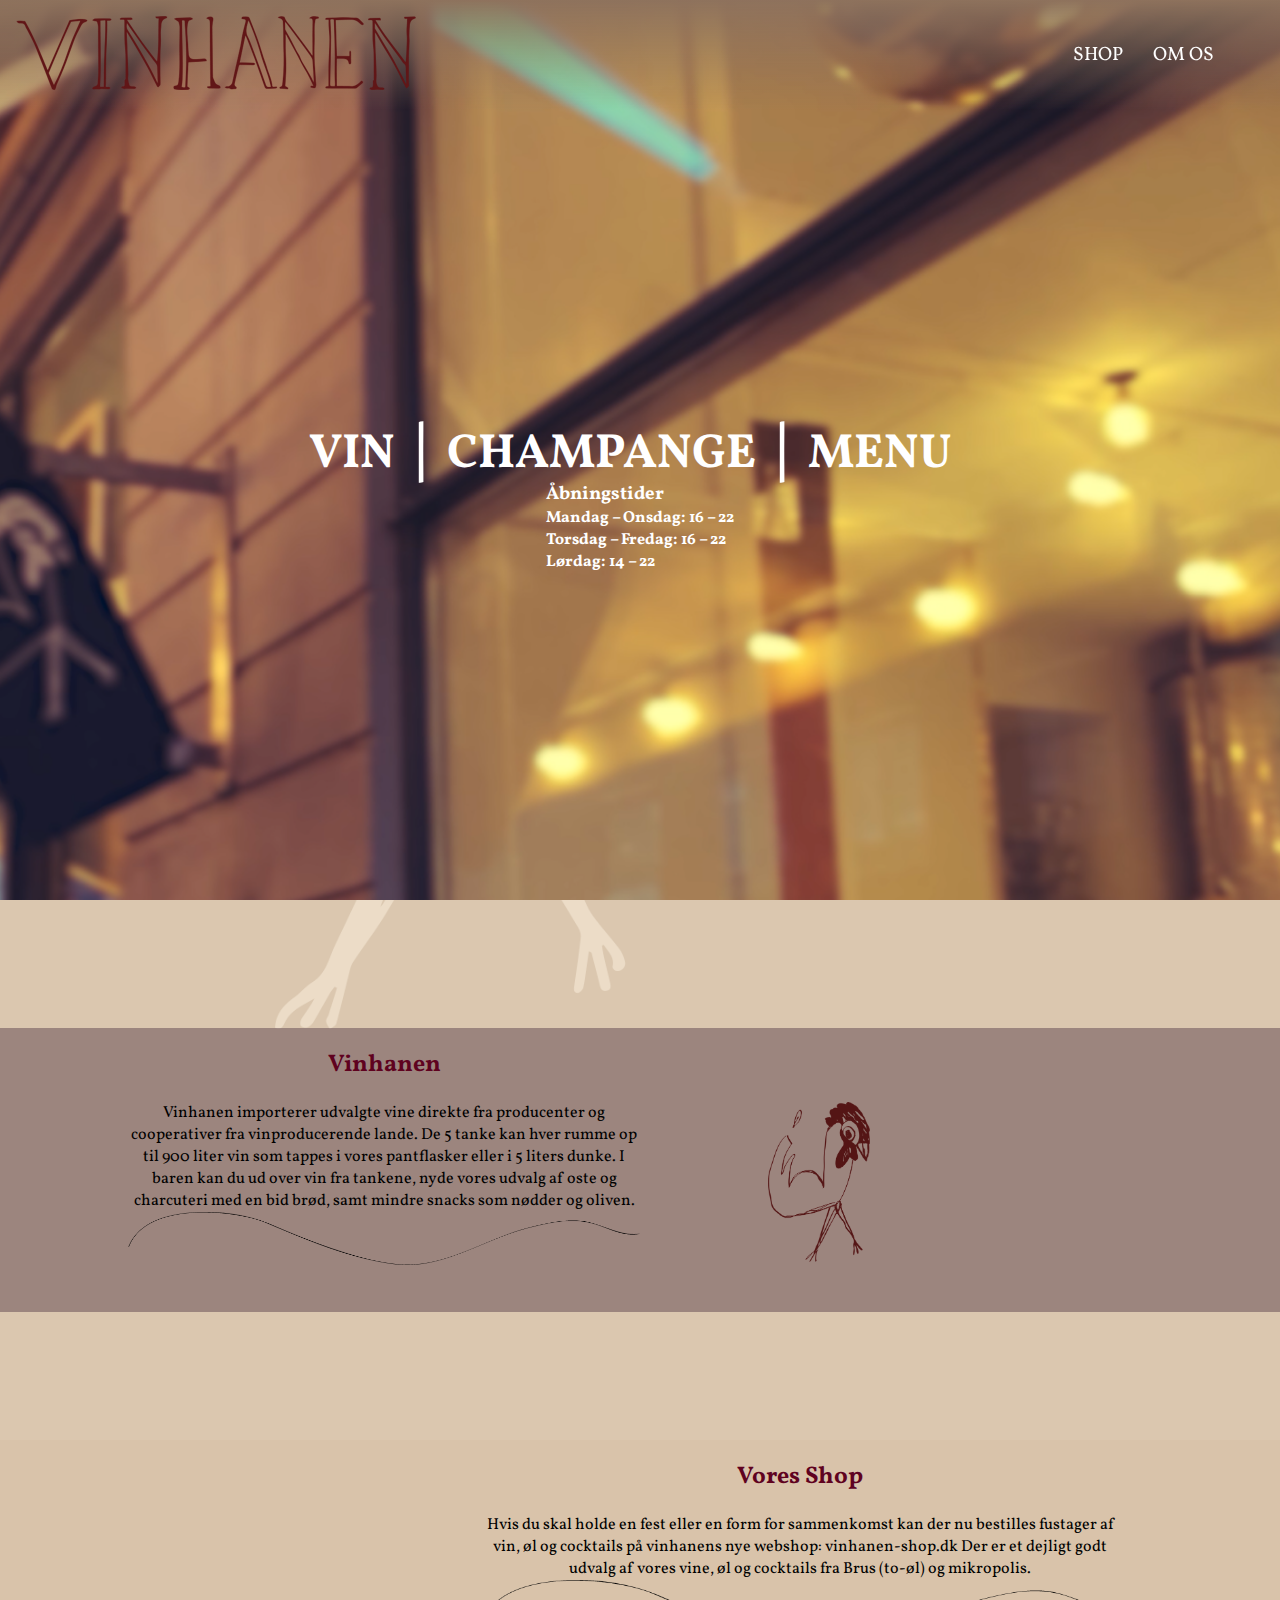
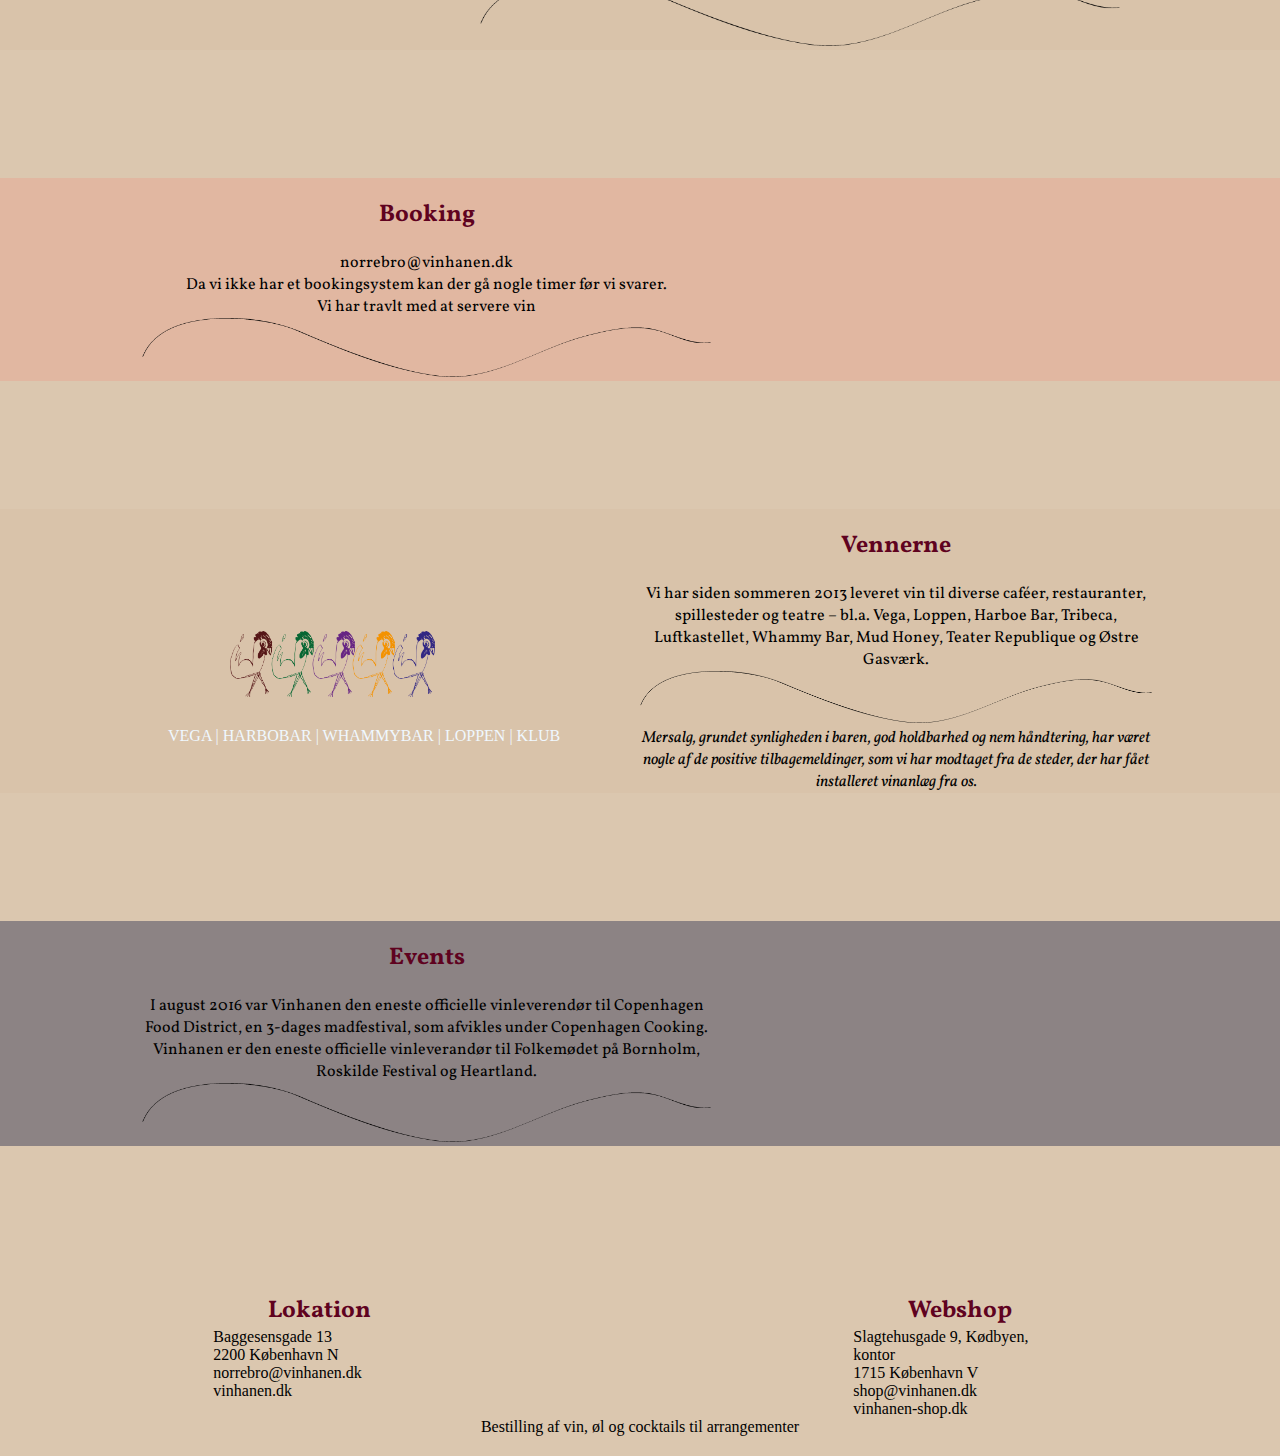
<file: index.html>
<!DOCTYPE html>
<html lang="en">
  <head>
    <meta charset="UTF-8" />
    <meta http-equiv="X-UA-Compatible" content="IE=edge" />
    <meta name="viewport" content="width=device-width, initial-scale=1.0" />
    <meta name="robots" content="noindex" />
    <link
      href="https://fonts.googleapis.com/css2?family=Vollkorn&display=swap"
      rel="stylesheet"
    />
    <link
      href="https://fonts.googleapis.com/css2?family=Open+Sans:wght@300&family=Vollkorn&display=swap"
      rel="stylesheet"
    />
    <link rel="stylesheet" href="styles/mutual_styles.css" />
    <link rel="stylesheet" href="styles/home.css" />
    <title>Hjem</title>
  </head>
  <header>
    <div class="logo">
      <a href="/index.html">
        <img src="vinhanen_vsb.png" alt="logo" />
      </a>
    </div>
     <button class="toggle-btn">Menu</button>
    <nav>
      <ul class="links">
        <li><a class="headline" href="vin.html">VIN</a></li>
        <li><a class="headline" href="champagne.html">CHAMPANGE</a></li>
        <li><a class="headline" href="menu.html">MENU</a></li>
        <li><a href="shop.html">SHOP</a></li>
        <li><a href="historie.html">OM OS</a></li>
      </ul>
    </nav>
  </header>
  <body>
    <main>
      <section id="first_section">
        <div id="textdiv">
          <video id="videoBG" poster="bilder/poster.PNG" autoplay muted loop>
            <source
              src="http://louisetraberg.dk/kea/05_content/02_redesign/splash4.mp4?fbclid=IwAR1a78BR0KYxrYD4K0T-dprU54ugQZYdqbuJdHLkiaw12Pb7X9-MsHiT32o"
              type="video/mp4">
          </video>
          <div id="overskrifter">
            <h1><a href="vin.html">VIN</a>|</h1>
            <h1><a href="champagne.html">CHAMPANGE</a>|</h1>
            <h1><a href="menu.html">MENU</a></h1>
          </div>
          <div id="åbningstider">
            <h3>Åbningstider</h3>
            <h4>Mandag – Onsdag: 16 – 22</h4>
            <h4>Torsdag – Fredag: 16 – 22</h4>
            <h4>Lørdag: 14 – 22</h4>
          </div>
        </div>
      </section>

      <section id="second_section">
        <div class="section_wrapper">
          <h2>Vinhanen</h2>
          <div class="div1">
            <p>
              Vinhanen importerer udvalgte vine direkte fra producenter og
              cooperativer fra vinproducerende lande. De 5 tanke kan hver rumme
              op til 900 liter vin som tappes i vores pantflasker eller i 5
              liters dunke. I baren kan du ud over vin fra tankene, nyde vores
              udvalg af oste og charcuteri med en bid brød, samt mindre snacks
              som nødder og oliven.
            </p>
            <img id="streg" src="Artboard 12.png" alt="stregdesign" />
          </div>
          <img id="logo1" src="Artboard 13.png" alt="logo" />
        </div>
      </section>

      <section id="third_section">
        <div class="section_wrapper">
          <h2>Vores Shop</h2>
          <div class="div2">
            <p>
              Hvis du skal holde en fest eller en form for sammenkomst kan der
              nu bestilles fustager af vin, øl og cocktails på vinhanens nye
              webshop: vinhanen-shop.dk Der er et dejligt godt udvalg af vores
              vine, øl og cocktails fra Brus (to-øl) og mikropolis.
            </p>
            <img id="streg" src="Artboard 12.png" alt="stregdesign" />
          </div>
        </div>
      </section>

      <section id="fourth_section">
        <div class="section_wrapper">
          <h2>Booking</h2>
          <div class="div3">
            <p>
              norrebro@vinhanen.dk
<br />
Da vi ikke har et bookingsystem kan der gå nogle timer før vi svarer. 
<br />
Vi har travlt med at servere vin
            </p>
            <img id="streg" src="Artboard 12.png" alt="stregdesign" />
            </div>
      </section>

      <section id="fifth_section">
        <div class="section_wrapper">
          <h2>Vennerne</h2>
          <div class="div4">
            <p>
             Vi har siden sommeren 2013 leveret vin til diverse caféer, restauranter, spillesteder og teatre – bl.a. Vega, Loppen, Harboe Bar, Tribeca, Luftkastellet, Whammy Bar, Mud Honey, Teater Republique og Østre Gasværk. 
            </p>
            <img id="streg" src="Artboard 12.png" alt="stregdesign" />
            <p id="italic">Mersalg, grundet synligheden i baren, god holdbarhed og nem håndtering, har været nogle af de positive tilbagemeldinger, som vi har modtaget fra de steder, der har fået installeret vinanlæg fra os.</p>
          </div>
          <div class="vennerlinks">
            <img id="friends" src="Artboard 2.png" alt="vennerne" />
            <ul>
            <a href="https://www.vega.dk/">VEGA |</a>
            <a href="https://www.facebook.com/Harbobar/">HARBOBAR |</a>
            <a href="http://www.whammybar.dk/">WHAMMYBAR |</a>
            <a href="https://loppen.dk/">LOPPEN |</a>
            <a href="https://klub.io/">KLUB</a>
          </ul>
        </div>
        </div>
      </section>

      <section id="sixth_section">
        <div class="section_wrapper">
          <h2>Events</h2>
          <div class="div5">
            <p>
             I august 2016 var Vinhanen den eneste officielle vinleverendør til Copenhagen Food District, en 3-dages madfestival, som afvikles under Copenhagen Cooking. 
             <br />
             Vinhanen er den eneste officielle vinleverandør til Folkemødet på Bornholm, Roskilde Festival og Heartland. 
            </p>
            <img id="streg" src="Artboard 12.png" alt="stregdesign" />
          </div>
        </div>
      </section>
    </main>

    <footer>
      <section class="footer_shop">
        <h2>Lokation</h2>
        Baggesensgade 13
        <br />
        2200 København N
        <br />
        norrebro@vinhanen.dk
        <!--Indsæt link -->
        <br />
        vinhanen.dk
        <!--Indsæt link -->
      </section>

      <section class="footer_web">
        <h2>Webshop</h2>
        Slagtehusgade 9, Kødbyen, kontor
        <br />
        1715 København V
        <br />
        shop@vinhanen.dk
        <!--Indsæt link -->
        <br />
        vinhanen-shop.dk
        <!--Indsæt link -->
      </section>

      <section class="footer_bestilling">
        Bestilling af vin, øl og cocktails til arrangementer
        <!--Indsæt link -->
      </section>
    </footer>
    <script src="index.js"></script>
  </body>
</html>
</file>
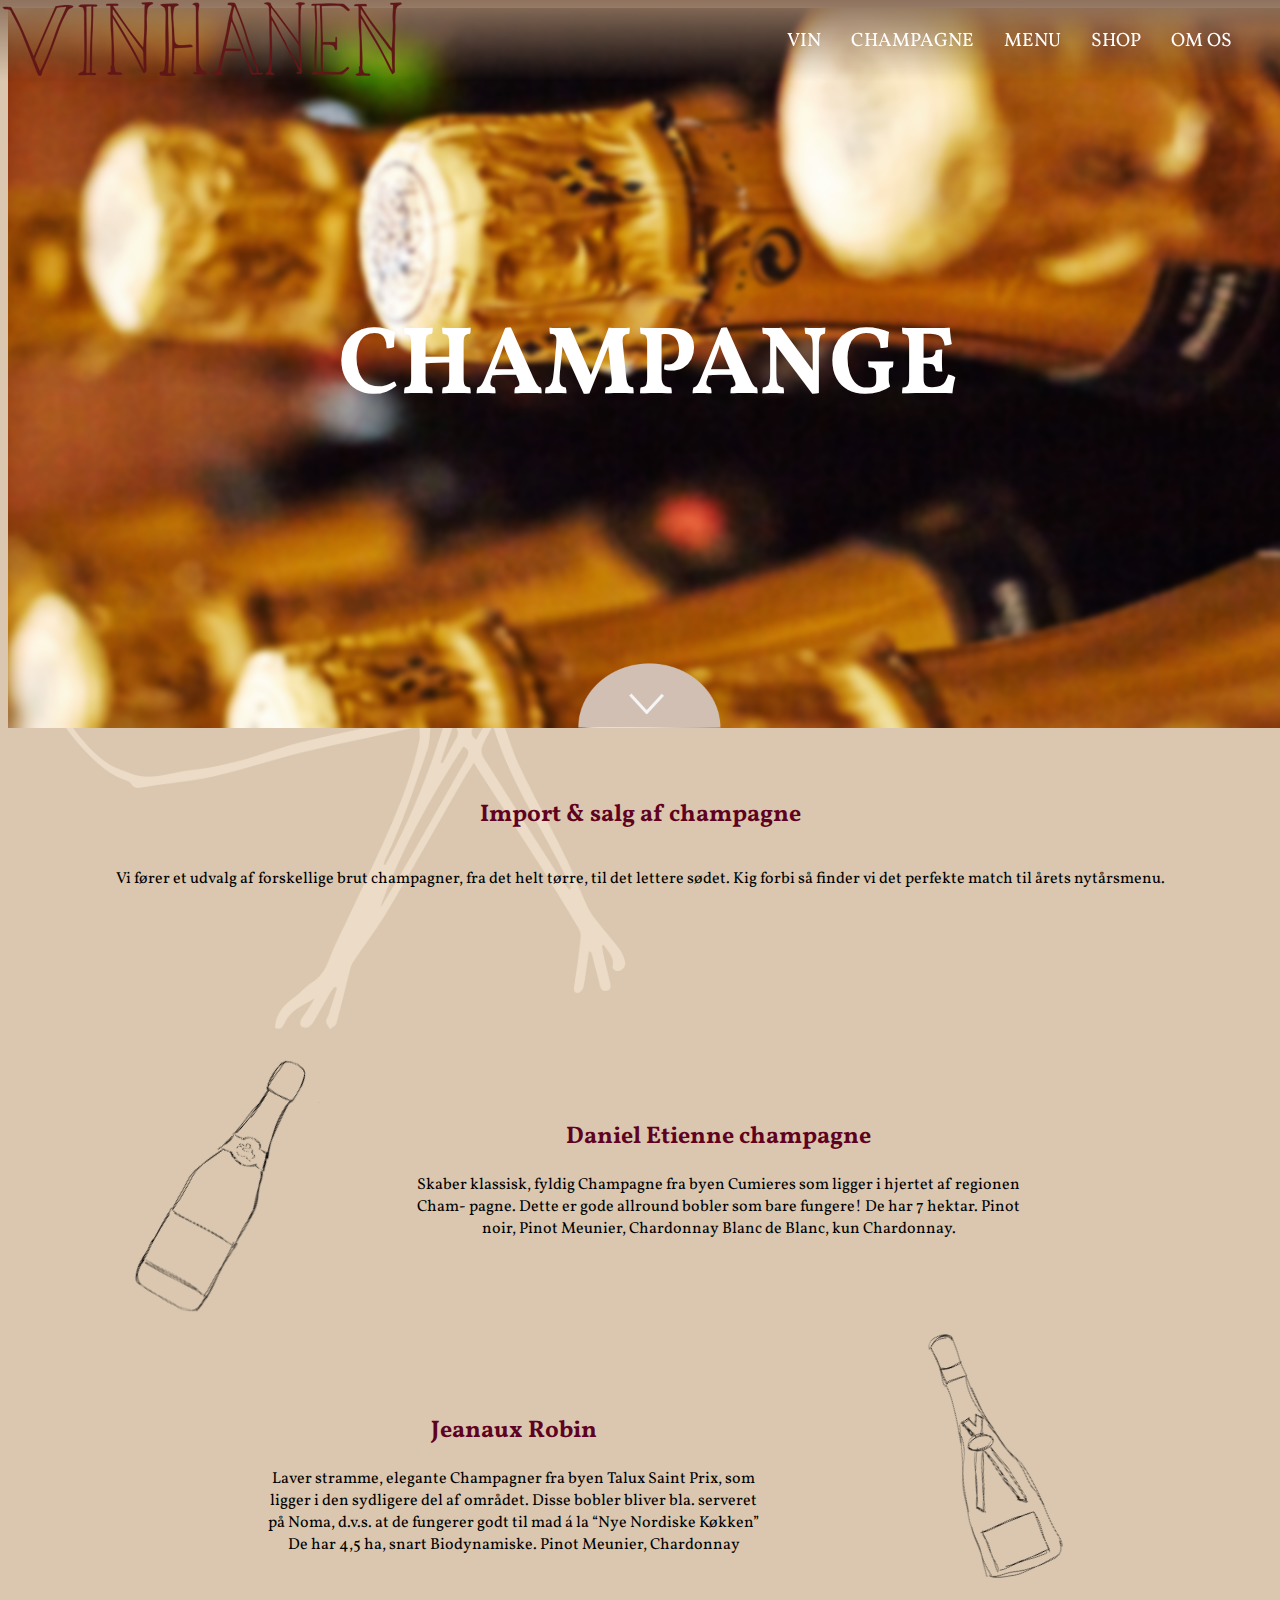
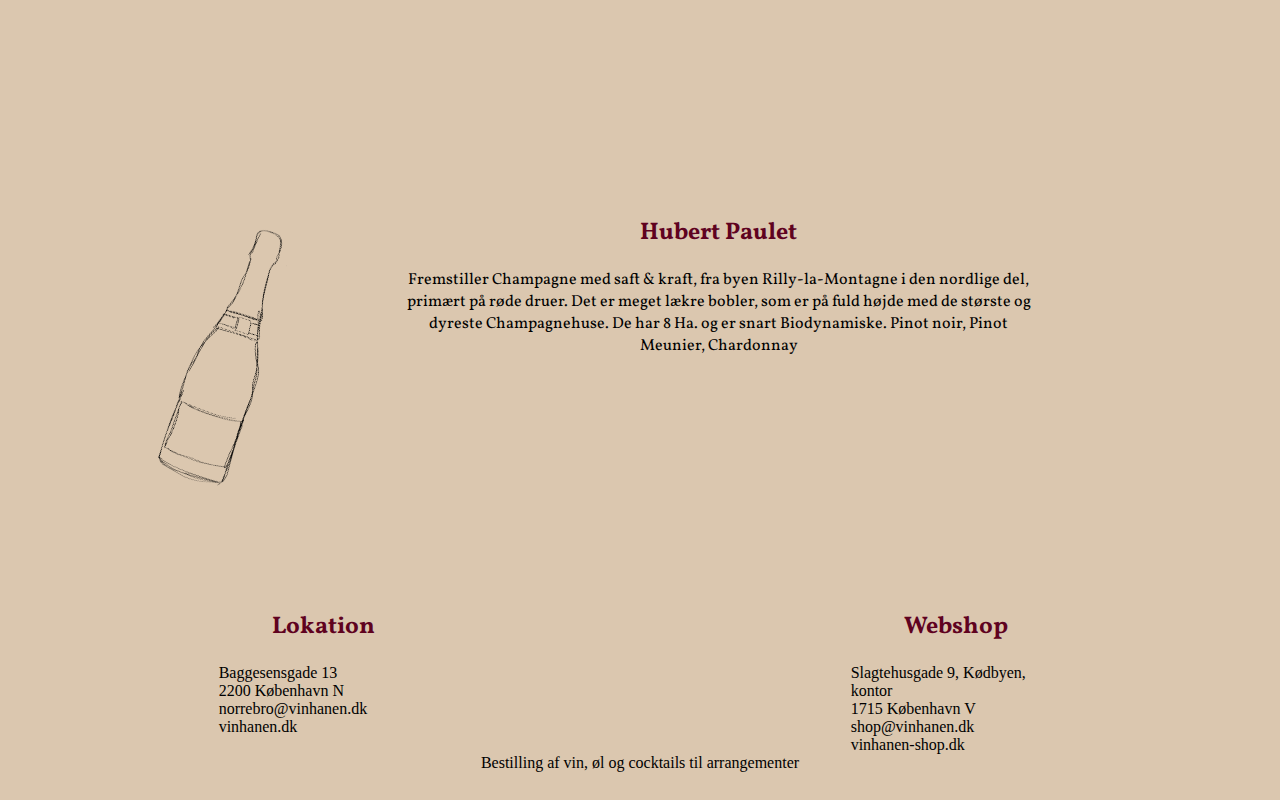
<file: champagne.html>
<!DOCTYPE html>
<html lang="en">
  <head>
    <meta charset="UTF-8" />
    <meta http-equiv="X-UA-Compatible" content="IE=edge" />
    <meta name="viewport" content="width=device-width, initial-scale=1.0" />
    <title>Champagne</title>
    <link rel="stylesheet" href="styles/mutual_styles.css" />
    <link rel="stylesheet" href="styles/champagne.css" />
    <link rel="preconnect" href="https://fonts.googleapis.com" />
    <link rel="preconnect" href="https://fonts.gstatic.com" crossorigin />
    <link
      href="https://fonts.googleapis.com/css2?family=Vollkorn&display=swap"
      rel="stylesheet"
    />
  </head>
  <body>
    <header class="banner">
      <div class="logo">
        <a href="/index.html">
          <img src="vinhanen_vsb.png" alt="logo" />
        </a>
      </div>
      <button class="toggle-btn">Menu</button>
      <nav>
        <ul class="links">
          <li><a href="vin.html">VIN</a></li>
          <li><a href="champagne.html">CHAMPAGNE</a></li>
          <li><a href="menu.html">MENU</a></li>
          <li><a href="shop.html">SHOP</a></li>
          <li><a href="historie.html">OM OS</a></li>
        </ul>
      </nav>
    </header>
    <main>
      <section id="section_one">
        <div class="section_wrapper">
          <h1>CHAMPANGE</h1>
          <img src="bilder/champagne_ny.png" alt="splash_champange" />
        </div>
      </section>

      <section id="section_two">
        <div class="section_wrapper">
          <div class="overskrift">
            <h2>Import & salg af champagne</h2>
          </div>
          <div class="tekst">
            <p>
              Vi fører et udvalg af forskellige brut champagner, fra det helt
              tørre, til det lettere sødet. Kig forbi så finder vi det perfekte
              match til årets nytårsmenu.
            </p>
          </div>
        </div>
      </section>

      <section id="section_three">
        <div class="section_wrapper">
          <div class="billede">
            <img
              id="daniel"
              src="bilder/Daniel Etienne champagne.png"
              alt="Champagne"
            />
          </div>
          <div class="tekst">
            <h2>Daniel Etienne champagne</h2>
            <p>
              Skaber klassisk, fyldig Champagne fra byen Cumieres som ligger i
              hjertet af regionen Cham- pagne. Dette er gode allround bobler som
              bare fungere! De har 7 hektar. Pinot noir, Pinot Meunier,
              Chardonnay Blanc de Blanc, kun Chardonnay.
            </p>
          </div>
        </div>
      </section>

      <section id="section_four">
        <div class="section_wrapper">
          <div class="billede">
            <img id="robin" src="bilder/Jeanaux Robin.png" alt="Champagne" />
          </div>
          <div class="tekst">
            <h2>Jeanaux Robin</h2>
            <p>
              Laver stramme, elegante Champagner fra byen Talux Saint Prix, som
              ligger i den sydligere del af området. Disse bobler bliver bla.
              serveret på Noma, d.v.s. at de fungerer godt til mad á la “Nye
              Nordiske Køkken” De har 4,5 ha, snart Biodynamiske. Pinot Meunier,
              Chardonnay
            </p>
          </div>
        </div>
      </section>

      <section id="section_five">
        <div class="section_wrapper">
          <div class="billede">
            <img id="hubert" src="bilder/hubert paulet.png" alt="Champagne" />
          </div>
          <div class="tekst">
            <h2>Hubert Paulet</h2>
            <p>
              Fremstiller Champagne med saft & kraft, fra byen Rilly-la-Montagne
              i den nordlige del, primært på røde druer. Det er meget lækre
              bobler, som er på fuld højde med de største og dyreste
              Champagnehuse. De har 8 Ha. og er snart Biodynamiske. Pinot noir,
              Pinot Meunier, Chardonnay
            </p>
          </div>
        </div>
      </section>
    </main>
    <footer>
      <section class="footer_shop">
        <h2>Lokation</h2>
        Baggesensgade 13
        <br />
        2200 København N
        <br />
        norrebro@vinhanen.dk
        <!--Indsæt link -->
        <br />
        vinhanen.dk
        <!--Indsæt link -->
      </section>

      <section class="footer_web">
        <h2>Webshop</h2>
        Slagtehusgade 9, Kødbyen, kontor
        <br />
        1715 København V
        <br />
        shop@vinhanen.dk
        <!--Indsæt link -->
        <br />
        vinhanen-shop.dk
        <!--Indsæt link -->
      </section>

      <section class="footer_bestilling">
        Bestilling af vin, øl og cocktails til arrangementer
        <!--Indsæt link -->
      </section>
    </footer>
    <script src="index.js"></script>
  </body>
</html>
</file>
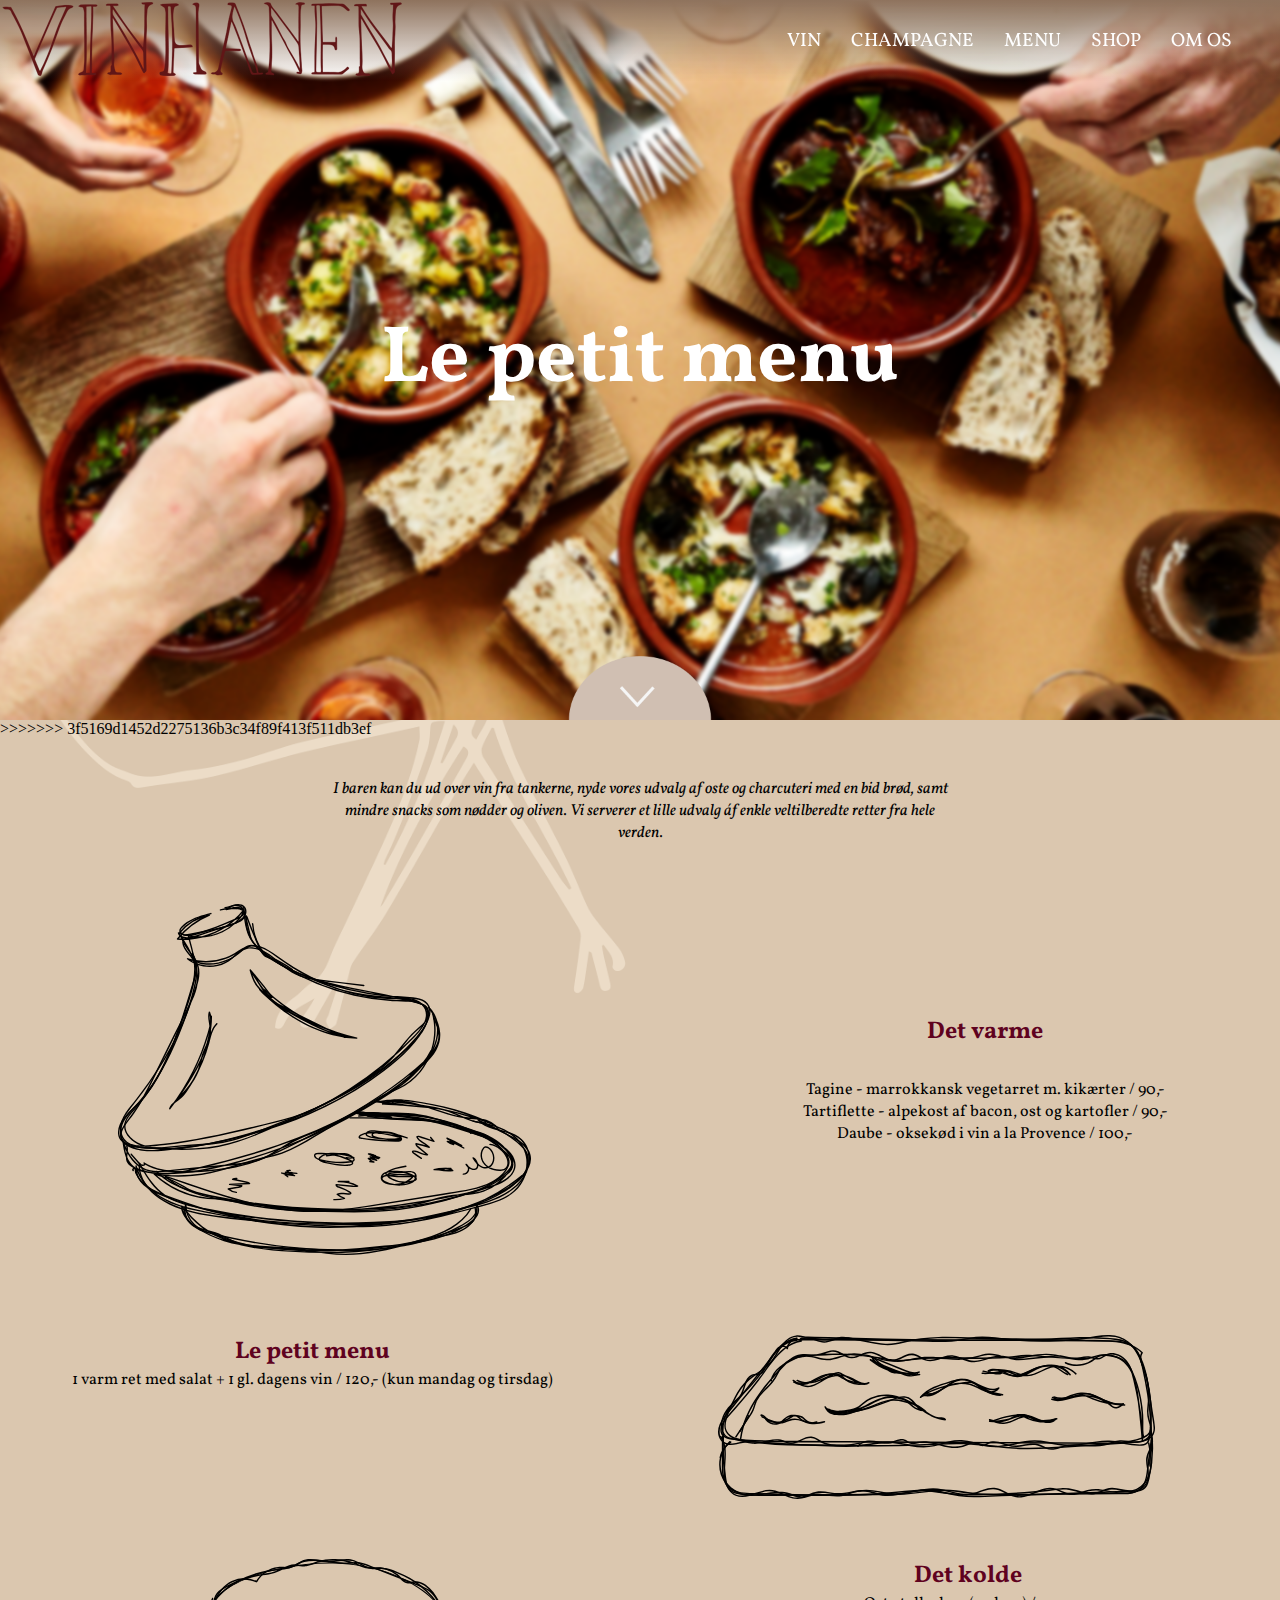
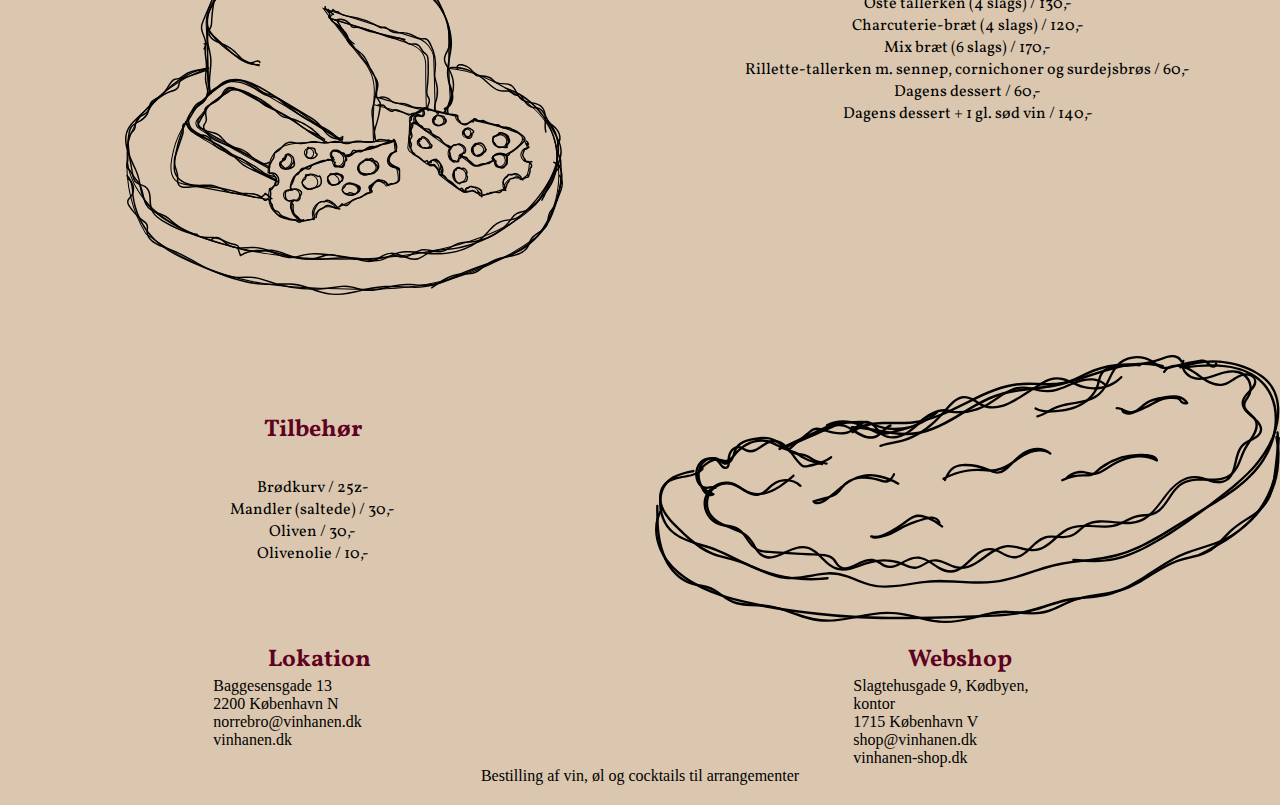
<file: menu.html>
<!DOCTYPE html>
<html lang="en">
  <head>
    <meta charset="UTF-8" />
    <meta http-equiv="X-UA-Compatible" content="IE=edge" />
    <meta name="robots" content="noindex" />
    <meta name="viewport" content="width=<device-width>, initial-scale=1.0" />
    <link rel="stylesheet" href="styles/mutual_styles.css" />
    <link rel="stylesheet" href="styles/menu.css" />
    <link
      href="https://fonts.googleapis.com/css2?family=Open+Sans+Condensed:ital,wght@0,300;1,300&display=swap"
      rel="stylesheet"
    />
    <link
      href="https://fonts.googleapis.com/css2?family=Open+Sans:wght@300&family=Vollkorn&display=swap"
      rel="stylesheet"
    />
    <title>Menu</title>
  </head>
  <body>
    <header class="banner">
      <div class="logo">
        <a href="/index.html">
          <img src="vinhanen_vsb.png" alt="logo" />
        </a>
      </div>
      <button class="toggle-btn">Menu</button>
      <nav>
        <ul class="links">
          <li><a href="vin.html">VIN</a></li>
          <li><a href="champagne.html">CHAMPAGNE</a></li>
          <li><a href="menu.html">MENU</a></li>
          <li><a href="shop.html">SHOP</a></li>
          <li><a href="historie.html">OM OS</a></li>
        </ul>
      </nav>
    </header>
    <main>
      <section id="section_one">
        <div class="section_wrapper">
          <h1>Le petit menu</h1>
          <img src="bilder/menu_ny.png" alt="menu" />
          >>>>>>> 3f5169d1452d2275136b3c34f89f413f511db3ef
        </div>
      </section>
      <section id="section_two">
        <div class="section_wrapper">
          <div class="col_text">
            <p>
              I baren kan du ud over vin fra tankerne, nyde vores udvalg af oste
              og charcuteri med en bid brød, samt mindre snacks som nødder og
              oliven. Vi serverer et lille udvalg áf enkle veltilberedte retter
              fra hele verden.
            </p>
          </div>
        </div>
      </section>

      <section id="section_three">
        <div class="section_wrapper">
          <div class="col_text">
            <h2>Det varme</h2>
            <p>
              Tagine - marrokkansk vegetarret m. kikærter / 90,-
              <br />
              Tartiflette - alpekost af bacon, ost og kartofler / 90,-
              <br />
              Daube - oksekød i vin a la Provence / 100,-
            </p>
          </div>
          <img id="tagine" src="bilder/tagine.svg" />
        </div>
      </section>

      <section id="section_four">
        <div class="section_wrapper">
          <div>
            <h2>Le petit menu</h2>
            <p>
              1 varm ret med salat + 1 gl. dagens vin / 120,- (kun mandag og
              tirsdag)
            </p>
          </div>
          <img id="tarti" src="bilder/tartiflette.svg" />
        </div>
      </section>

      <section id="section_five">
        <div class="section_wrapper">
          <div class="overskift1">
            <h2>Det kolde</h2>
            <div class="col_text">
              <p>
                Oste tallerken (4 slags) / 130,-
                <br />
                Charcuterie-bræt (4 slags) / 120,-
                <br />
                Mix bræt (6 slags) / 170,-
                <br />
                Rillette-tallerken m. sennep, cornichoner og surdejsbrøs / 60,-
                <br />
                Dagens dessert / 60,-
                <br />
                Dagens dessert + 1 gl. sød vin / 140,-
              </p>
            </div>
          </div>
          <img id="platter" src="bilder/cheese_platter.svg" />
        </div>
      </section>

      <section id="section_six">
        <div class="section_wrapper">
          <div class="col_text">
            <h2>Tilbehør</h2>
            <p>
              Brødkurv / 25z-
              <br />
              Mandler (saltede) / 30,-
              <br />
              Oliven / 30,-
              <br />
              Olivenolie / 10,-
            </p>
          </div>
          <img src="bilder/rilette.svg" />
        </div>
      </section>
    </main>
    <footer>
      <section class="footer_shop">
        <h2>Lokation</h2>
        Baggesensgade 13
        <br />
        2200 København N
        <br />
        norrebro@vinhanen.dk
        <!--Indsæt link -->
        <br />
        vinhanen.dk
        <!--Indsæt link -->
      </section>

      <section class="footer_web">
        <h2>Webshop</h2>
        Slagtehusgade 9, Kødbyen, kontor
        <br />
        1715 København V
        <br />
        shop@vinhanen.dk
        <!--Indsæt link -->
        <br />
        vinhanen-shop.dk
        <!--Indsæt link -->
      </section>

      <section class="footer_bestilling">
        Bestilling af vin, øl og cocktails til arrangementer
        <!--Indsæt link -->
      </section>
    </footer>
    <script src="index.js"></script>
  </body>
</html>
</file>
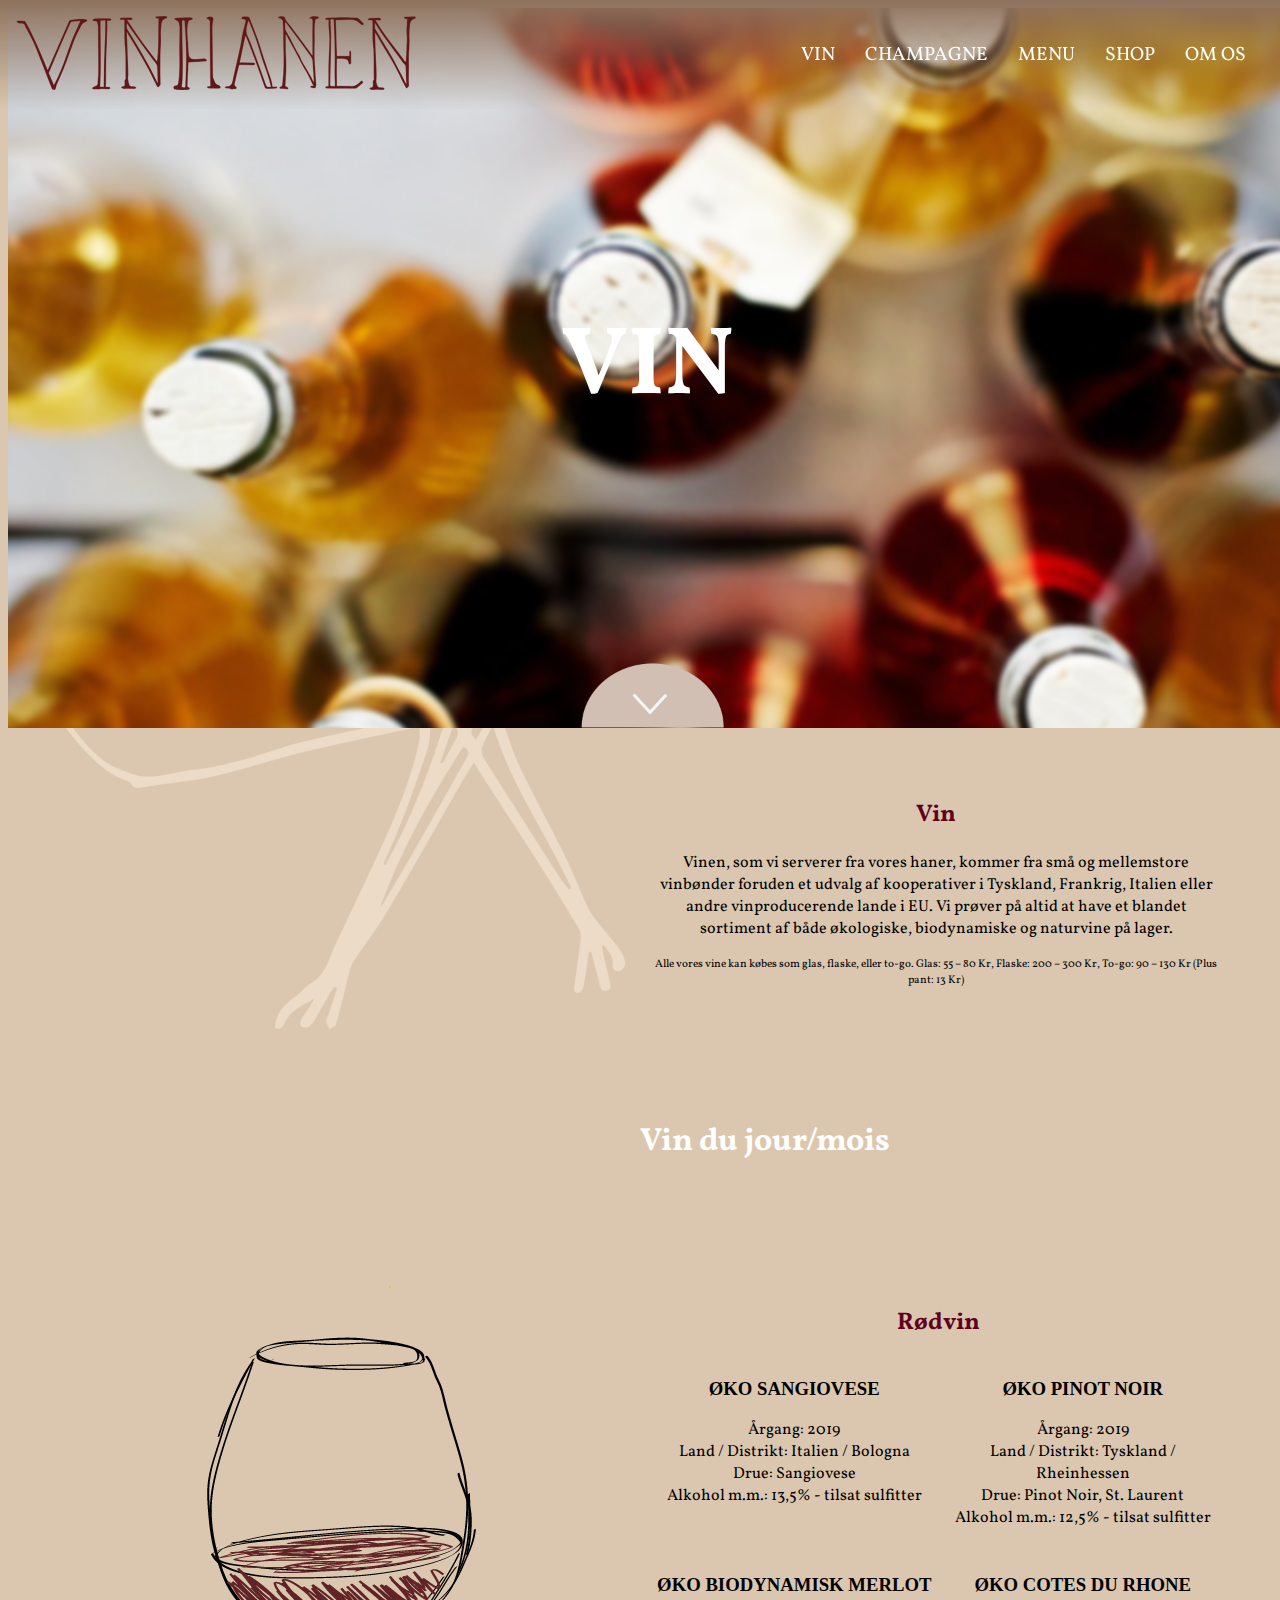
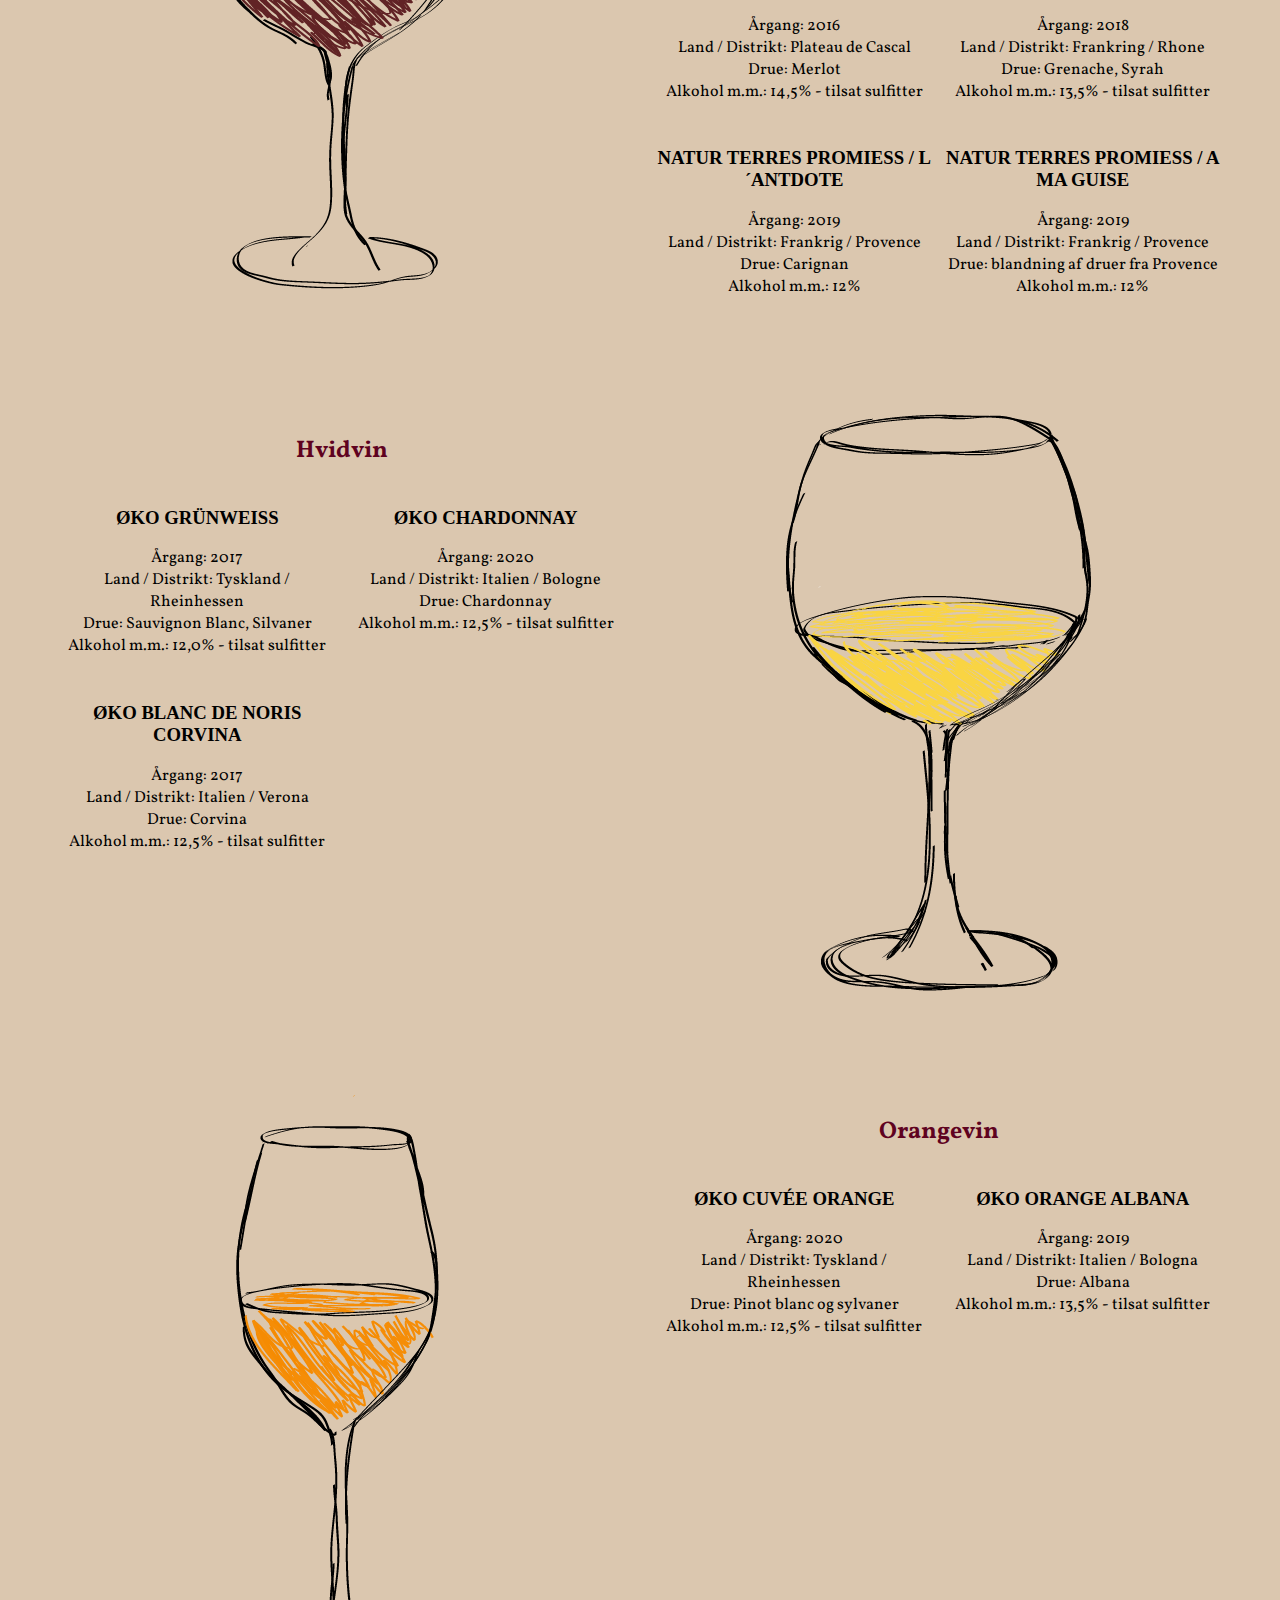
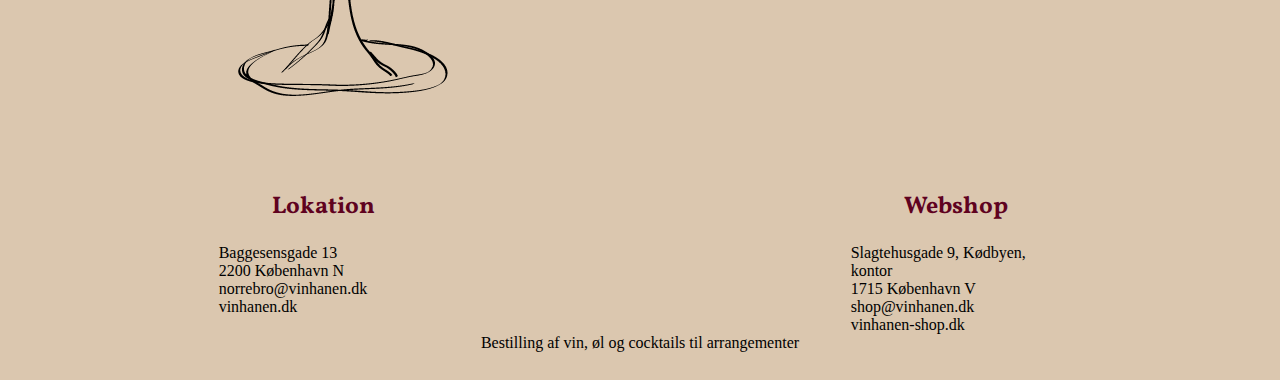
<file: vin.html>
<!DOCTYPE html>
<html lang="en">
  <head>
    <meta charset="UTF-8" />
    <meta http-equiv="X-UA-Compatible" content="IE=edge" />
    <meta name="viewport" content="width=device-width, initial-scale=1.0" />
    <meta name="robots" content="noindex" />
    <link
      href="https://fonts.googleapis.com/css2?family=Vollkorn&display=swap"
      rel="stylesheet"
    />
    <link
      href="https://fonts.googleapis.com/css2?family=Open+Sans:wght@300&family=Vollkorn&display=swap"
      rel="stylesheet"
    />
    <link rel="stylesheet" href="styles/mutual_styles.css" />
    <link rel="stylesheet" href="styles/vin.css" />
    <title>Vin</title>
  </head>
  <header>
    <div class="logo">
      <a href="/index.html">
        <img src="vinhanen_vsb.png" alt="logo" />
      </a>
    </div>
    <button class="toggle-btn">Menu</button>
    <nav>
      <ul class="links">
        <li><a href="vin.html">VIN</a></li>
        <li><a href="champagne.html">CHAMPAGNE</a></li>
        <li><a href="menu.html">MENU</a></li>
        <li><a href="shop.html">SHOP</a></li>
        <li><a href="historie.html">OM OS</a></li>
      </ul>
    </nav>
  </header>
  <body>
    <main>
      <section id="first_section">
        <div class="section_wrapper">
          <h1>VIN</h1>
          <img src="bilder/vin_ny.png" alt="splash_vin" />
        </div>
      </section>

      <section id="second_section">
        <div class="section_wrapper">
          <div></div>
          <div class="col_overskrift">
            <h2>Vin</h2>
            <div class="col_text">
              <!-- <div class="stor_text"> -->
              <p>
                Vinen, som vi serverer fra vores haner, kommer fra små og
                mellemstore vinbønder foruden et udvalg af kooperativer i
                Tyskland, Frankrig, Italien eller andre vinproducerende lande i
                EU. Vi prøver på altid at have et blandet sortiment af både
                økologiske, biodynamiske og naturvine på lager.
              </p>
              <!-- </div> -->
              <div class="liten_text">
                <p>
                  Alle vores vine kan købes som glas, flaske, eller to-go. Glas:
                  55 – 80 Kr, Flaske: 200 – 300 Kr, To-go: 90 – 130 Kr (Plus
                  pant: 13 Kr)
                </p>
              </div>
            </div>
          </div>
        </div>
      </section>

      <div class="mellom_overskift">
        <div></div>
        <h1>Vin du jour/mois</h1>
      </div>

      <section id="third_section">
        <div class="section_wrapper">
          <div class="col_bilde">
            <img src="bilder/rød.png" alt="Rødvin" />
          </div>

          <div class="overskift_section3">
            <h2>Rødvin</h2>

            <div class="col_text">
              <div class="element_1">
                <h3>ØKO SANGIOVESE</h3>
                <p>
                  Årgang: 2019 <br />
                  Land / Distrikt: Italien / Bologna <br />
                  Drue: Sangiovese <br />
                  Alkohol m.m.: 13,5% - tilsat sulfitter
                </p>
              </div>
              <div class="element_2">
                <h3>ØKO PINOT NOIR</h3>
                <p>
                  Årgang: 2019 <br />
                  Land / Distrikt: Tyskland / Rheinhessen <br />
                  Drue: Pinot Noir, St. Laurent <br />
                  Alkohol m.m.: 12,5% - tilsat sulfitter
                </p>
              </div>
              <div class="element_3">
                <h3>ØKO BIODYNAMISK MERLOT</h3>
                <p>
                  Årgang: 2016 <br />
                  Land / Distrikt: Plateau de Cascal <br />
                  Drue: Merlot <br />
                  Alkohol m.m.: 14,5% - tilsat sulfitter
                </p>
              </div>
              <div class="element_4">
                <h3>ØKO COTES DU RHONE</h3>
                <p>
                  Årgang: 2018 <br />
                  Land / Distrikt: Frankring / Rhone <br />
                  Drue: Grenache, Syrah <br />
                  Alkohol m.m.: 13,5% - tilsat sulfitter
                </p>
              </div>
              <div class="element_5">
                <h3>NATUR TERRES PROMIESS / L´ANTDOTE</h3>
                <p>
                  Årgang: 2019 <br />
                  Land / Distrikt: Frankrig / Provence <br />
                  Drue: Carignan <br />
                  Alkohol m.m.: 12%
                </p>
              </div>
              <div class="element_6">
                <h3>NATUR TERRES PROMIESS / A MA GUISE</h3>
                <p>
                  Årgang: 2019 <br />
                  Land / Distrikt: Frankrig / Provence <br />
                  Drue: blandning af druer fra Provence <br />
                  Alkohol m.m.: 12%
                </p>
              </div>
            </div>
          </div>
        </div>
      </section>

      <section id="fourth_section">
        <div class="section_wrapper">
          <div class="overskift_section4">
            <h2>Hvidvin</h2>
            <div class="col_text">
              <div class="element_1">
                <h3>ØKO GRÜNWEISS</h3>
                <p>
                  Årgang: 2017 <br />
                  Land / Distrikt: Tyskland / Rheinhessen <br />
                  Drue: Sauvignon Blanc, Silvaner <br />
                  Alkohol m.m.: 12,0% - tilsat sulfitter
                </p>
              </div>
              <div class="element_2">
                <h3>ØKO CHARDONNAY</h3>
                <p>
                  Årgang: 2020 <br />
                  Land / Distrikt: Italien / Bologne <br />
                  Drue: Chardonnay <br />
                  Alkohol m.m.: 12,5% - tilsat sulfitter
                </p>
              </div>
              <div class="element_3">
                <h3>ØKO BLANC DE NORIS CORVINA</h3>
                <p>
                  Årgang: 2017 <br />
                  Land / Distrikt: Italien / Verona <br />
                  Drue: Corvina <br />
                  Alkohol m.m.: 12,5% - tilsat sulfitter
                </p>
              </div>
            </div>
          </div>
          <div class="col_bilde">
            <img src="bilder/hvid.png" alt="Hvidvin" />
          </div>
        </div>
      </section>

      <section id="fifth_section">
        <div class="section_wrapper">
          <div class="col_bilde">
            <img src="bilder/orange.png" alt="Orangevin" />
          </div>
          <div class="overskift_section5">
            <h2>Orangevin</h2>
            <div class="col_text">
              <div class="element_1">
                <h3>ØKO CUVÉE ORANGE</h3>
                <p>
                  Årgang: 2020 <br />
                  Land / Distrikt: Tyskland / Rheinhessen <br />
                  Drue: Pinot blanc og sylvaner <br />
                  Alkohol m.m.: 12,5% - tilsat sulfitter
                </p>
              </div>
              <div class="element_2">
                <h3>ØKO ORANGE ALBANA</h3>
                <p>
                  Årgang: 2019 <br />
                  Land / Distrikt: Italien / Bologna <br />
                  Drue: Albana <br />
                  Alkohol m.m.: 13,5% - tilsat sulfitter
                </p>
              </div>
            </div>
          </div>
        </div>
      </section>
    </main>
    <footer>
      <section class="footer_shop">
        <h2>Lokation</h2>
        Baggesensgade 13
        <br />
        2200 København N
        <br />
        norrebro@vinhanen.dk
        <!--Indsæt link -->
        <br />
        vinhanen.dk
        <!--Indsæt link -->
      </section>

      <section class="footer_web">
        <h2>Webshop</h2>
        Slagtehusgade 9, Kødbyen, kontor
        <br />
        1715 København V
        <br />
        shop@vinhanen.dk
        <!--Indsæt link -->
        <br />
        vinhanen-shop.dk
        <!--Indsæt link -->
      </section>

      <section class="footer_bestilling">
        Bestilling af vin, øl og cocktails til arrangementer
        <!--Indsæt link -->
      </section>
    </footer>
    <script src="index.js"></script>
  </body>
</html>
</file>
<file: styles/mutual_styles.css>
/*===========links/menu start===========*/

html {
  scroll-behavior: smooth;
  scroll-padding-top: 60px;
}

header {
  display: flex;
  flex-flow: wrap;
  justify-content: space-between;
  align-items: center;
  position: fixed;
  width: 100%;
  top: 0;
  left: 0;
  background: linear-gradient(hsl(26, 21%, 46%), transparent);
  padding: 1rem;
  gap: 20px;
}
header a {
  color: white;
}
.banner {
  padding: 0.1rem;
  display: flex;
  flex-wrap: wrap;
  justify-content: space-between;
}

.banner ul {
  list-style: none;
}

/*===========Burgermenu===========*/
.toggle-btn {
  display: none;
}

@media (max-width: 600px) {
  .toggle-btn {
    background: transparent;
    border: none;
    display: block;
    /* width: 44px; */
    height: 44px;
    padding: 0.25rem;
    cursor: pointer;
    color: white;
    font-family: "Vollkorn", serif;
    font-size: 1rem;
    padding-right: 2.8rem;
  }

  nav {
    display: none;
  }

  nav.shown {
    border-top: 1px solid #000;
    padding-top: 1rem;
    display: flex;
    flex: 1 1 100%;
    flex-flow: column;
  }

  nav ul {
    display: flex;
    flex-flow: column;
  }

  .links {
    color: white;
    background: hsla(334, 18%, 31%, 0.494);
  }

  .logo {
    width: 45%;
  }
}

/* ----------Links---------- */
a {
  color: aliceblue;
  text-decoration: none;
}
body {
  background-image: url(../bilder/vamndmærkerigtig.png);
  background-repeat: no-repeat;
  background-size: auto 100%;
  background-position: 5% 130px;
  background-attachment: fixed;
  background-color: #dbc7af;
}

.links {
  padding: 0;
  list-style: none;
  display: flex;
  gap: 30px;
  font-family: "Vollkorn", serif;
  font-size: 1.2rem;
  padding-right: 50px;
}

a:hover {
  color: #5f021f;
  text-decoration: underline;
}

a:active {
  color: cornflowerblue;
}
h2 {
  font-size: 3rem;
  font-family: "Vollkorn", serif;
  text-align: center;
}
p {
  font-size: 1.3rem;
  font-family: "Open Sans", sans-serif;
  text-align: center;
}
/* ----------Footer---------- */
footer {
  display: grid;
  grid-template-columns: 1fr 1fr 2fr 1fr 1fr;
  grid-template-rows: 1fr;
  /*
  background-color:
  color:
  font-family:
  font-size:
  */
  padding-bottom: 20px;
  padding-top: 20px;
}

.footer_shop {
  grid-column: 2;
  grid-row: 1;
}

.footer_web {
  grid-column: 4;
  grid-row: 1;
}

.footer_bestilling {
  grid-column: 3;
  grid-row: 2;
  text-align: center;
}

/* ----------Tekst---------- */
p {
  font-family: "Vollkorn", serif;
  font-size: 16px;
}

h1 {
  /* font-size: 1.8rem; ---- ændrede bjælkerne mellem links*/
  color: white;
  font-family: "Vollkorn", serif;
}

h2 {
  font-size: 1.5rem;
  color: #5f021f;
}
</file>
<file: styles/home.css>
* {
  margin: 0;
  box-sizing: border-box;
}
img {
  width: 100%;
}

@media (max-width: 600px) {
  #videoBG {
    /* position: fixed; */
    z-index: -1;
    width: 100%;
    height: auto;
  }
  h1 {
    display: none;
  }

  #åbningstider {
    display: none;
  }

  #logo1 {
    width: 30%;
  }

  #second_section .section_wrapper {
    padding-top: 10px;
  }

  #third_section .section_wrapper {
    padding-top: 10px;
  }

  #fourth_section .section_wrapper {
    padding-top: 10px;
  }

  #fifth_section .section_wrapper {
    padding-top: 10px;
  }

  #sixth_section .section_wrapper {
    padding-top: 10px;
  }
}

/*===========Mediaqueries video===========*/
/* @media (min-aspect-ratio: 16/9) {
  #videoBG {
    width: 100%;
    height: auto;
  }
}

@media (max-aspect-ration: 16/9) {
  #videoBG {
    width: auto;
    height: 100%;
  }
} */

/* @media (max-width: 600px) {
  #videoBG {
    display: none;
    background: url("/bilder/vinhanen_bottles.jpg");
    background-size: cover;
  }
} */

/*===========Desktop version===========*/

/*===========links/menu start===========*/
@media /*(orientation: portrait) or*/ (min-width: 600px) {
  html {
    scroll-behavior: smooth;
    scroll-padding-top: 60px;
  }

  #overskrifter a:hover {
    text-decoration: underline;
  }

  .headline {
    display: none;
  }

  /* .links a:hover {
  color: black;
  text-decoration: underline;
}
header {
  display: flex;
  flex-flow: wrap;
  justify-content: space-between;
  align-items: center;
  position: fixed;
  width: 100%;
  top: 0;
  left: 0;
  background: linear-gradient(hsl(26, 21%, 46%), transparent);
  padding: 1rem;
  gap: 20px;
}
header a {
  color: white;
}
.links {
  padding: 0;
  list-style: none;
  display: flex;
  gap: 30px;
  font-family: "Vollkorn", serif;
  font-size: 1.2rem;
  padding-right: 50px;
} */

  /*==============links slut===========*/
  /*==============splashbillede/video========*/
  video {
    max-width: 100%;
  }

  #textdiv video {
    height: 100%;
    object-fit: cover;
    z-index: -1;
  }

  #textdiv {
    display: grid;
    place-items: center;
    height: 100vh;
  }

  #textdiv > * {
    grid-area: 1/1;
  }

  #overskrifter {
    display: flex;
    gap: 20px;
    color: white;
    font-size: 2rem;
    font-family: "Vollkorn", serif;
  }

  #textdiv a {
    margin-right: 20px;
    color: white;
    text-decoration: none;
    font-size: 3rem;
  }

  #nav {
    display: flex;
  }

  #åbningstider {
    padding-top: 12%; /*!!!!!!*/
    color: white;
    font-family: "Vollkorn", serif;
  }
  /*=========== second section=============*/
  #second_section {
    padding-top: 10%;
  }
  #second_section .section_wrapper {
    display: grid;
    grid-template-columns: 0.5fr 2fr 0.5fr 2fr;
    background-color: #5c404c7e;
  }

  #logo1 {
    width: 20%;
    display: grid;
    grid-column: 4;
    padding-bottom: 50px;
  }

  #second_section .div1 {
    grid-column: 2/3;
    text-align: center;
  }
  #second_section h2 {
    display: grid;
    grid-column: 2;
    padding-bottom: 20px;
    padding-top: 20px;
    text-align: center;
  }

  /*=========== third section=================*/
  #third_section {
    padding-top: 10%;
  }
  #third_section .section_wrapper {
    display: grid;
    grid-template-columns: 0.5fr 1fr 2fr 0.5fr;
    background-color: rgba(216, 194, 168, 0.733);
  }

  #logo2 {
    width: 40%;
    display: grid;
    grid-column: 2;
    grid-row: 2;
    padding-bottom: 50px;
  }
  #third_section .div2 {
    grid-column: 3;
    text-align: center;
  }
  #third_section h2 {
    display: grid;
    grid-column: 3;
    padding-bottom: 20px;
    padding-top: 20px;
    text-align: center;
  }
  /*=========== fourth section=================*/
  #fourth_section {
    padding-top: 10%;
  }
  #fourth_section .section_wrapper {
    display: grid;
    grid-template-columns: 0.5fr 2fr 1fr 1fr;
    background-color: #e7a69277;
  }
  #fourth_section .div3 {
    grid-column: 2;
    text-align: center;
  }
  #fourth_section h2 {
    display: grid;
    grid-column: 2;
    padding-bottom: 20px;
    padding-top: 20px;
    text-align: center;
  }
  /*=========== fifth section=================*/
  #fifth_section {
    padding-top: 10%;
  }
  #fifth_section .section_wrapper {
    display: grid;
    grid-template-columns: 0.5fr 2fr 2fr 0.5fr;
    background-color: rgba(216, 194, 168, 0.733);
  }
  #fifth_section .div4 {
    grid-column: 3;
    text-align: center;
  }
  #fifth_section h2 {
    display: grid;
    grid-column: 3;
    padding-bottom: 20px;
    padding-top: 20px;
    text-align: center;
  }
  #italic {
    font-style: italic;
  }
  .vennerlinks {
    grid-column: 2;
    margin: auto;
    grid-row: 2;
  }
  #friends {
    width: 60%;
    padding-left: 20%;
    padding-bottom: 5%;
  }

  /*=========== sixth section=================*/
  #sixth_section {
    padding-top: 10%;
    padding-bottom: 10%;
  }
  #sixth_section .section_wrapper {
    display: grid;
    grid-template-columns: 0.5fr 2fr 1fr 1fr;
    background-color: #3a3d5a7e;
  }
  #sixth_section .div5 {
    grid-column: 2;
    text-align: center;
  }
  #sixth_section h2 {
    display: grid;
    grid-column: 2;
    padding-bottom: 20px;
    padding-top: 20px;
    text-align: center;
  }
}
</file>
<file: styles/champagne.css>
/*___Sektion 1___*/
@media (min-width: 600px) {
  #section_one .section_wrapper {
    display: grid;
    height: 100vh;
    height: auto;
    aspect-ratio: 16/9;
  }

  #section_one .section_wrapper img {
    width: 100%;
    height: 100%;
    object-fit: cover;
    grid-area: 1/1;
    position: relative;
    max-width: 100vw;
    width: 100vw;
    z-index: -1;
  }

  #section_one .section_wrapper h1 {
    z-index: 1;
    place-self: center;
    grid-area: 1/1;
    color: white;
    font-size: 6rem;
  }
}
/*Sektion 2*/
@media (min-width: 600px) {
  #section_two .section_wrapper {
    display: grid;
    grid-template-columns: 1fr;
    padding: 50px;
  }
}

/*Sektion 3*/
@media (min-width: 600px) {
  #section_three .section_wrapper {
    display: grid;
    grid-template-columns: 1fr 2fr 0.5fr;
    gap: 30px;
    padding: 50px;
  }
  #daniel {
    width: 30%;
    padding-left: 40%;
    padding-bottom: 20%;
    rotate: 40deg;
  }
  #section_three .tekst {
    padding-top: 15%;
  }
}

/*Sektion 4*/
@media (min-width: 600px) {
  #section_four .section_wrapper {
    display: grid;
    grid-template-columns: 1fr 1fr;
    padding-left: 20%;
  }
  #section_four .section_wrapper .billede {
    grid-column: 2;
  }

  #section_four .section_wrapper .tekst {
    grid-column: 1;
    grid-row: 1;
  }
  #robin {
    width: 25%;
    padding-left: 40%;
    padding-bottom: 20%;
    rotate: -40deg;
  }
}

/*Sektion 5*/
@media (min-width: 600px) {
  #section_five .section_wrapper {
    display: grid;
    grid-template-columns: 1fr 2fr 0.5fr;
    gap: 30px;
    padding: 50px;
  }
  #hubert {
    width: 30%;
    padding-left: 40%;
    padding-bottom: 20%;
    rotate: 30deg;
  }
}
</file>
<file: styles/menu.css>
* {
  margin: 0;
}

img {
  width: 100%;
}

@media (max-width: 600px) {
  #section_one .section_wrapper {
    padding-top: 12px;
  }

  #section_two .section_wrapper {
    padding-top: 12px;
  }

  #section_three {
    padding-top: 10px;
  }

  #section_three .section_wrapper {
    padding-top: 10px;
  }

  #section_three .col_text {
    padding-top: 10px;
  }

  #section_four {
    padding-top: 10px;
  }

  #section_four .section_wrapper {
    padding-top: 10px;
  }

  #section_four .col_text {
    padding-top: 10px;
  }

  #section_five {
    padding-top: 10px;
  }

  #section_five .section_wrapper {
    padding-top: 10px;
  }

  #section_five .col_text {
    padding-top: 10px;
  }

  #section_six {
    padding-top: 20px;
  }

  #section_six .section_wrapper {
    padding-top: 5px;
  }

  #section_six .col_text {
    padding-top: 10px;
  }

  footer {
    padding-top: 50px;
  }
}

/*===========Desktop Version===========*/

@media (min-width: 600px) {
  /*===========Section_one===========*/
  #section_one .section_wrapper {
    display: grid;
    height: 100vh;
    height: auto;
    aspect-ratio: 16/9;
  }

  #section_one .section_wrapper img {
    width: 100%;
    height: 100%;
    object-fit: cover;
    grid-area: 1/1;
    position: relative;
    max-width: 100vw;
    width: 100vw;
    z-index: -1;
  }

  #section_one .section_wrapper h1 {
    z-index: 1;
    place-self: center;
    grid-area: 1/1;
    color: white;
    font-size: 5rem;
  }

  /*===========Section_two===========*/
  #section_two {
    padding-top: 10px;
  }
  #section_two .section_wrapper {
    display: grid;
    grid-column-gap: 20px;
    grid-template-columns: 1fr 1fr 1fr 1fr;
    padding-top: 20px;
  }

  #section_two .col_text {
    gap: 50px;
    grid-column: 2/4;
    grid-row: 2;
    padding-top: 10px;
    font-size: 1.2rem;
    font-family: "Open Sans Condensed", sans-serif;
    font-weight: 300;
    font-style: italic;
  }

  /*===========Section_three===========*/
  #section_three {
    padding-top: 40px;
  }

  #section_three .section_wrapper {
    display: grid;
    gap: 100px;
    grid-template-columns: 1fr 1fr;
    padding-top: 20px;
  }
  #section_three .col_text {
    display: grid;
    gap: 30px;
    grid-column: 2;
    margin: auto;
  }
  #tagine {
    grid-row: 1;
    width: 70%;
    padding-left: 20%;
  }

  /*===========Section_four===========*/
  #section_four {
    padding-top: 60px;
  }

  #section_four .section_wrapper {
    display: grid;
    gap: 30px;
    grid-template-columns: 1fr 1fr;
    padding-top: 20px;
  }
  #section_four .col_text {
    display: grid;
    gap: 10px;
    grid-column: 1;
    grid-template-columns: 1fr 1fr;
    margin: auto;
  }
  #tarti {
    grid-column: 2;
    width: 70%;
    padding-left: 10%;
  }

  /*===========Section_five===========*/
  #section_five {
    padding-top: 40px;
  }
  #section_five .section_wrapper {
    display: grid;
    gap: 30px;
    grid-template-columns: 1fr 1fr;
    padding-top: 20px;
  }
  #section_five .col_text {
    display: grid;
    gap: 10px;
    grid-template-columns: 1fr;
  }

  #platter {
    grid-row: 1;
    width: 70%;
    padding-left: 20%;
  }

  /*===========Section_six===========*/
  #section_six {
    padding-top: 40px;
  }

  #section_six .section_wrapper {
    display: grid;
    gap: 30px;
    grid-template-columns: 1fr 1fr;
    padding-top: 20px;
  }
  #section_six .col_text {
    display: grid;
    gap: 30px;
    grid-template-columns: 1fr;
    margin: auto;
  }
  #tilbehør {
    grid-row: 2;
    width: 70%;
    padding-left: 20%;
  }
}
</file>
<file: styles/vin.css>
@media (min-width: 600px) {
  #first_section .section_wrapper {
    display: grid;
    height: 100vh;
    height: auto;
    aspect-ratio: 16/9;
  }

  #first_section .section_wrapper img {
    width: 100%;
    height: 100%;
    object-fit: cover;
    grid-area: 1/1;
    position: relative;
    max-width: 100vw;
    width: 100vw;
    z-index: -1;
  }

  #first_section .section_wrapper h1 {
    z-index: 1;
    place-self: center;
    grid-area: 1/1;
    color: white;
    font-size: 6rem;
  }
}

@media (min-width: 600px) {
  #second_section .section_wrapper {
    display: grid;
    grid-column-gap: 20px;
    grid-template-columns: 1fr 1fr;
    gap: 20px;
    padding: 50px;
  }

  .liten_text p {
    font-size: 0.7rem;
  }
}

@media (min-width: 600px) {
  .mellom_overskift {
    display: grid;
    grid-template-columns: 1fr 1fr;
    padding: 50px;
  }
}

@media (min-width: 600px) {
  #third_section .overskift_section3 {
    text-align: center;
  }

  #third_section .section_wrapper {
    display: grid;
    gap: 30px;
    grid-template-columns: 1fr 1fr;
    padding: 50px;
  }

  #third_section .col_bilde {
    text-align: center;
  }

  #third_section .col_text {
    display: grid;
    gap: 10px;
    grid-template-columns: 1fr 1fr;
  }
}

@media (min-width: 600px) {
  #fourth_section .overskift_section4 {
    text-align: center;
  }

  #fourth_section .section_wrapper {
    display: grid;
    gap: 30px;
    grid-template-columns: 1fr 1fr;
    padding: 50px;
  }

  #fourth_section .col_bilde {
    text-align: center;
  }

  #fourth_section .col_text {
    display: grid;
    gap: 10px;
    grid-template-columns: 1fr 1fr;
  }
}

@media (min-width: 600px) {
  #fifth_section .overskift_section5 {
    text-align: center;
  }

  #fifth_section .section_wrapper {
    display: grid;
    gap: 30px;
    grid-template-columns: 1fr 1fr;
    padding: 50px;
  }

  #fifth_section .col_bilde {
    text-align: center;
  }

  #fifth_section .col_text {
    display: grid;
    gap: 10px;
    grid-template-columns: 1fr 1fr;
  }
}

img {
  max-width: 100%;
}
</file>
